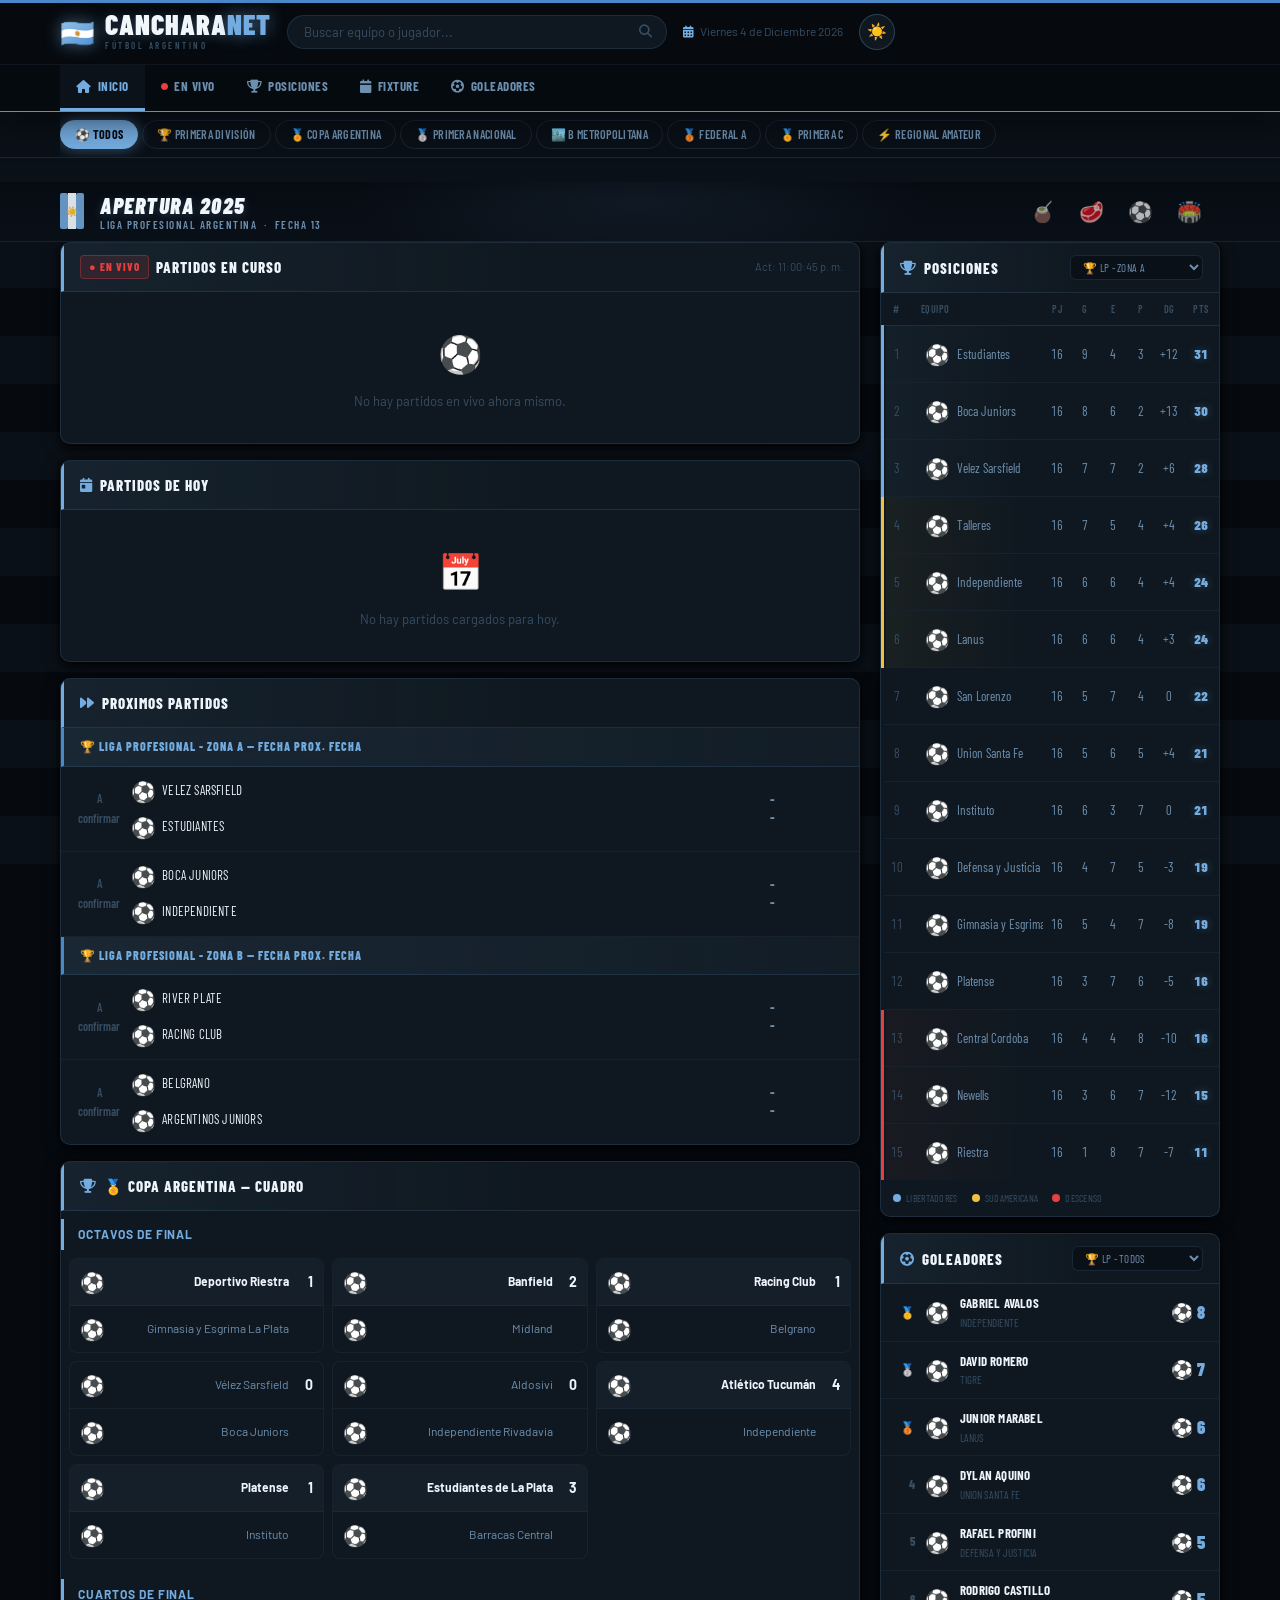
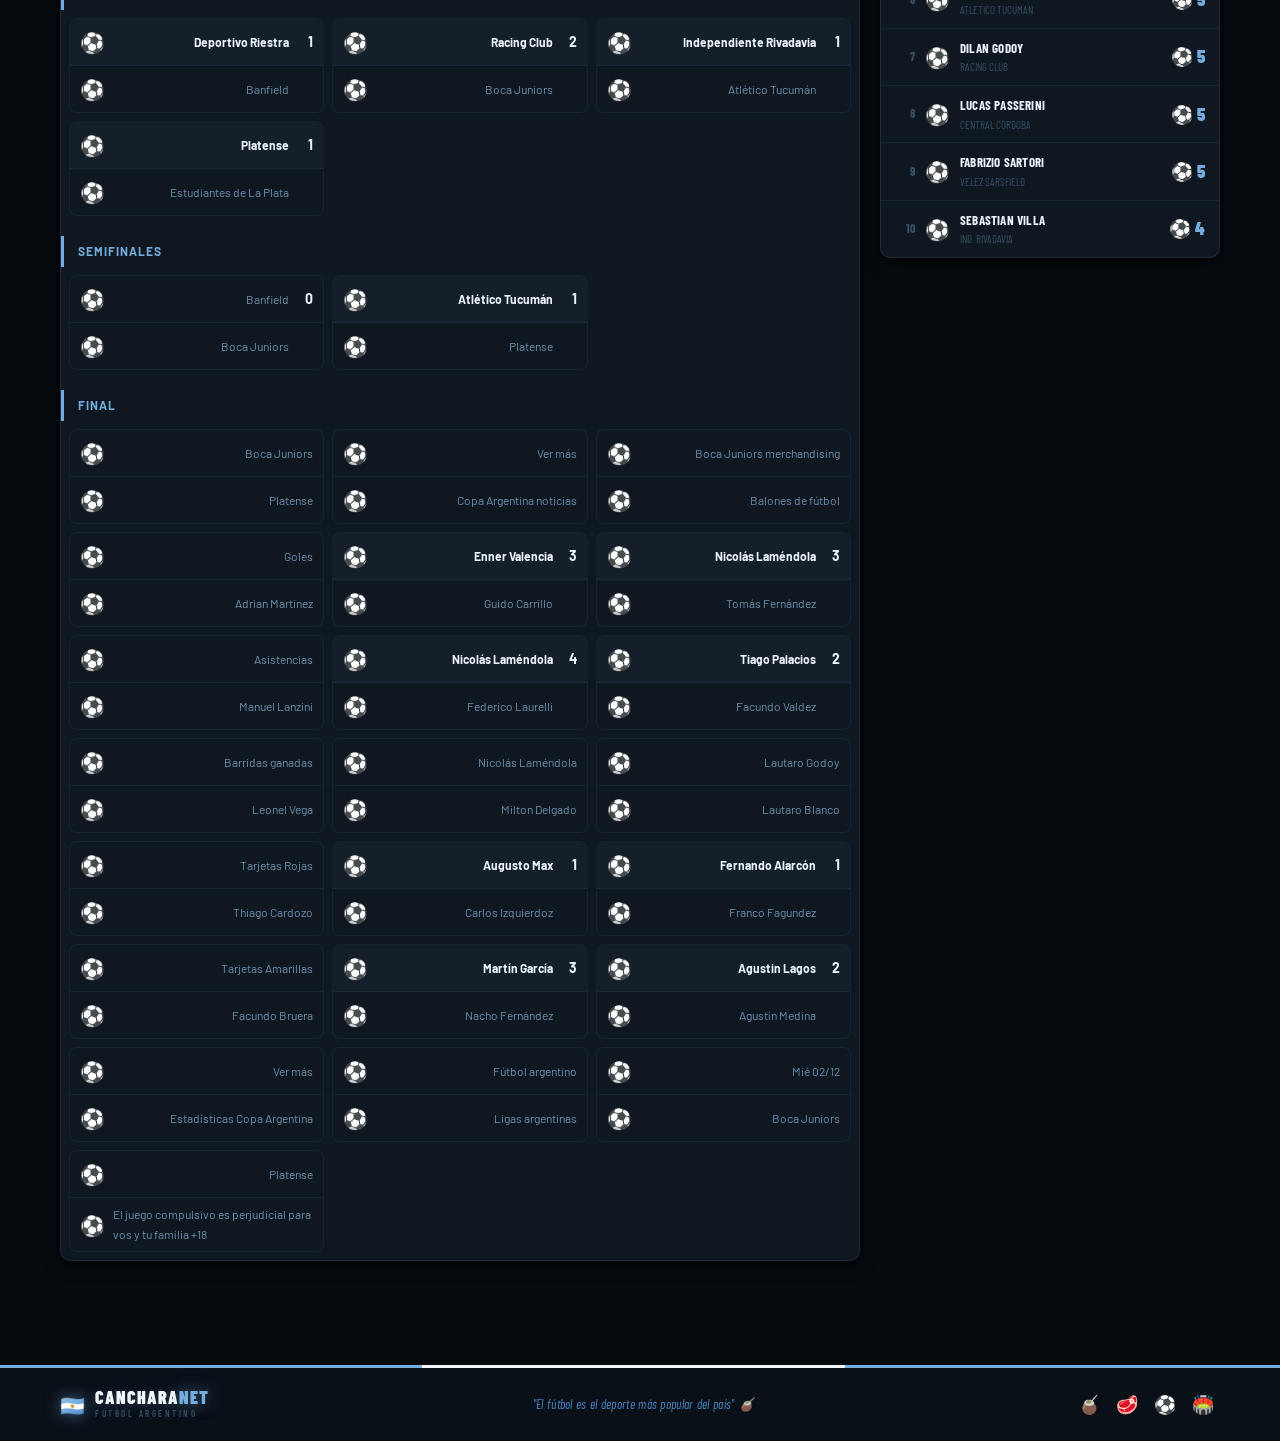
<file: index.html>
<!DOCTYPE html>
<html lang="es">
<head>
  <meta charset="UTF-8" />
  <meta name="viewport" content="width=device-width, initial-scale=1.0"/>
  <title>CancharaNet - Futbol Argentino</title>
  <link rel="preconnect" href="https://fonts.googleapis.com">
  <link rel="preconnect" href="https://fonts.gstatic.com" crossorigin>
  <link href="https://fonts.googleapis.com/css2?family=Barlow+Condensed:wght@400;600;700;800;900&family=Barlow:wght@300;400;500;600;700&display=swap" rel="stylesheet">
  <link rel="stylesheet" href="css/styles.css" />
  <link rel="stylesheet" href="https://cdnjs.cloudflare.com/ajax/libs/font-awesome/6.5.0/css/all.min.css"/>
</head>
<body>

  <header class="header">
    <div class="header-top">
      <div class="container">
        <div class="logo">
          <span class="logo-icon">🇦🇷</span>
          <div>
            <span class="logo-text">Canchara<span class="logo-accent">Net</span></span>
            <span class="logo-sub">Fútbol Argentino</span>
          </div>
        </div>
        <div class="search-bar">
          <input type="text" placeholder="Buscar equipo o jugador..." />
          <button><i class="fas fa-search"></i></button>
        </div>
        <div class="header-date">
          <i class="fas fa-calendar-alt"></i>
          <span id="fecha-actual"></span>
        </div>
        <button class="theme-toggle" id="theme-toggle" title="Cambiar tema">🌙</button>
      </div>
    </div>
    <nav class="navbar">
      <div class="container">
        <ul class="nav-links">
          <li><a href="#" class="active"><i class="fas fa-home"></i> Inicio</a></li>
          <li><a href="#en-vivo"><i class="fas fa-circle live-dot"></i> En Vivo</a></li>
          <li><a href="#posiciones"><i class="fas fa-trophy"></i> Posiciones</a></li>
          <li><a href="#fixture"><i class="fas fa-calendar"></i> Fixture</a></li>
          <li><a href="#goleadores"><i class="fas fa-futbol"></i> Goleadores</a></li>
        </ul>
      </div>
    </nav>
  </header>

  <section class="liga-tabs">
    <div class="container">
      <div class="tabs-scroll">
        <button class="tab-btn active" data-liga="todos">⚽ Todos</button>
        <button class="tab-btn" data-liga="primera">🏆 Primera División</button>
        <button class="tab-btn" data-liga="copa">🏅 Copa Argentina</button>
        <button class="tab-btn" data-liga="nacional">🥈 Primera Nacional</button>
        <button class="tab-btn" data-liga="bmetro">🏙️ B Metropolitana</button>
        <button class="tab-btn" data-liga="federala">🥉 Federal A</button>
        <button class="tab-btn" data-liga="primerac">🏅 Primera C</button>
        <button class="tab-btn" data-liga="regional">⚡ Regional Amateur</button>
      </div>
    </div>
  </section>

  <main class="main-content">
    <!-- HERO BANNER ALBICELESTE -->
    <div class="hero-banner">
      <div class="container">
        <div class="hero-inner">
          <div class="hero-franja-celeste"></div>
          <div class="hero-franja-blanca">
            <span class="hero-sol">☀️</span>
          </div>
          <div class="hero-franja-celeste"></div>
          <div class="hero-text">
            <span class="hero-title">Apertura 2025</span>
            <span class="hero-sub">Liga Profesional Argentina &nbsp;·&nbsp; Fecha 13</span>
          </div>
          <div class="hero-iconos">🧉 🥩 ⚽️ 🏟️</div>
        </div>
      </div>
    </div>
    <div class="container">
      <div class="layout-grid">

        <div class="col-main">

          <section id="en-vivo" class="section">
            <div class="section-header">
              <h2><span class="live-badge">● EN VIVO</span> Partidos en curso</h2>
              <span class="actualizado">Act: <span id="hora-actualizacion"></span></span>
            </div>
            <div id="partidos-vivo" class="partidos-grid"></div>
          </section>

          <section id="fixture" class="section">
            <div class="section-header">
              <h2><i class="fas fa-calendar-day"></i> Partidos de Hoy</h2>
            </div>
            <div id="partidos-hoy" class="partidos-lista"></div>
          </section>

          <section class="section">
            <div class="section-header">
              <h2><i class="fas fa-forward"></i> Proximos Partidos</h2>
            </div>
            <div id="proximos" class="partidos-lista"></div>
          </section>

          <section id="copa-bracket" class="section">
            <div class="section-header">
              <h2><i class="fas fa-trophy"></i> 🏅 Copa Argentina — Cuadro</h2>
            </div>
            <div id="copa-bracket-content"></div>
          </section>

        </div>

        <div class="col-sidebar">

          <section id="posiciones" class="section">
            <div class="section-header">
              <h2 id="titulo-posiciones"><i class="fas fa-trophy"></i> Posiciones</h2>
              <select id="liga-posiciones" class="liga-select">
                <option value="primera_a">🏆 LP - Zona A</option>
                <option value="primera_b">🏆 LP - Zona B</option>
                <option value="primera">📊 LP - Tabla Anual</option>
                <option value="nacional">🥈 Primera Nacional</option>
                <option value="bmetro">🏙️ B Metropolitana</option>
                <option value="federala">🥉 Federal A</option>
                <option value="primerac">🏅 Primera C</option>
                <option value="regional">⚡ Regional Amateur</option>
              </select>
            </div>
            <div id="tabla-posiciones"></div>
          </section>

          <section id="goleadores" class="section">
            <div class="section-header">
              <h2><i class="fas fa-futbol"></i> Goleadores</h2>
              <select id="liga-goleadores" class="liga-select">
                <option value="primera">🏆 LP - Todos</option>
                <option value="primera_a">🏆 LP - Zona A</option>
                <option value="primera_b">🏆 LP - Zona B</option>
                <option value="nacional">🥈 Primera Nacional</option>
                <option value="federala">🥉 Federal A</option>
              </select>
            </div>
            <div id="tabla-goleadores"></div>
          </section>

        </div>
      </div>
    </div>
  </main>

  <footer class="footer">
    <div class="container">
      <div class="footer-inner">
        <div class="logo">
          <span class="logo-icon" style="font-size:20px">🇦🇷</span>
          <div>
            <span class="logo-text" style="font-size:18px">Canchara<span class="logo-accent">Net</span></span>
            <span class="logo-sub">Fútbol Argentino</span>
          </div>
        </div>
        <span class="footer-tagline">"El fútbol es el deporte más popular del país" 🧉</span>
        <span class="footer-icons">🧉 🥩 ⚽ 🏟️</span>
      </div>
    </div>
  </footer>

  <script src="js/data.js?v=20260401j"></script>
  <script src="js/api.js?v=20260401j"></script>
  <script src="js/app.js?v=20260401j"></script>
</body>
</html>
</file>
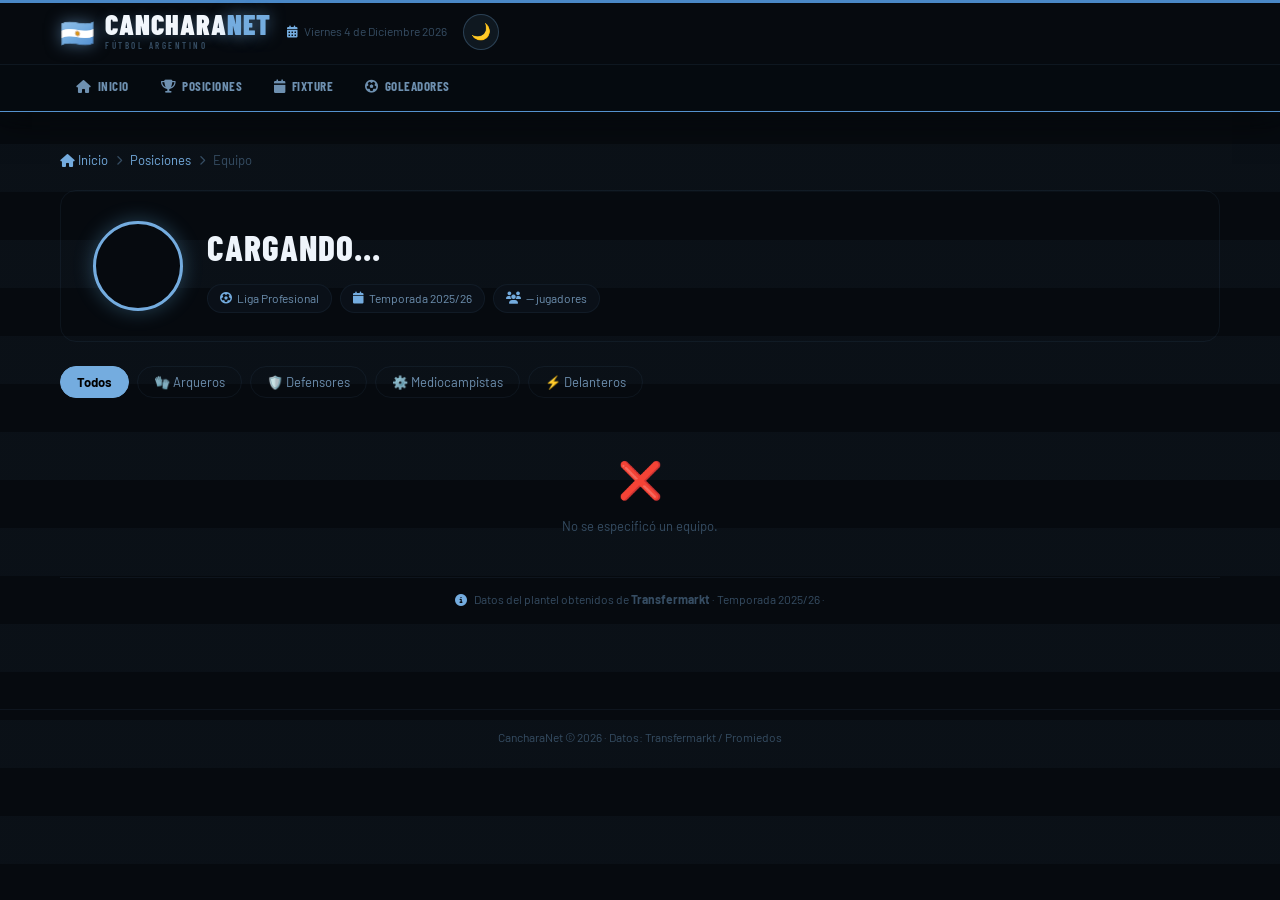
<file: equipo.html>
<!DOCTYPE html>
<html lang="es">
<head>
  <meta charset="UTF-8" />
  <meta name="viewport" content="width=device-width, initial-scale=1.0"/>
  <title id="page-title">Plantel — CancharaNet</title>
  <link rel="preconnect" href="https://fonts.googleapis.com">
  <link rel="preconnect" href="https://fonts.gstatic.com" crossorigin>
  <link href="https://fonts.googleapis.com/css2?family=Barlow+Condensed:wght@400;600;700;800;900&family=Barlow:wght@300;400;500;600;700&display=swap" rel="stylesheet">
  <link rel="stylesheet" href="css/styles.css" />
  <link rel="stylesheet" href="css/equipo.css" />
  <link rel="stylesheet" href="https://cdnjs.cloudflare.com/ajax/libs/font-awesome/6.5.0/css/all.min.css"/>
</head>
<body>

  <header class="header">
    <div class="header-top">
      <div class="container">
        <div class="logo">
          <span class="logo-icon">🇦🇷</span>
          <div>
            <span class="logo-text">Canchara<span class="logo-accent">Net</span></span>
            <span class="logo-sub">Fútbol Argentino</span>
          </div>
        </div>
        <div class="header-date">
          <i class="fas fa-calendar-alt"></i>
          <span id="fecha-actual"></span>
        </div>
        <button class="theme-toggle" id="theme-toggle" title="Cambiar tema">🌙</button>
      </div>
    </div>
    <nav class="navbar">
      <div class="container">
        <ul class="nav-links">
          <li><a href="index.html"><i class="fas fa-home"></i> Inicio</a></li>
          <li><a href="index.html#posiciones"><i class="fas fa-trophy"></i> Posiciones</a></li>
          <li><a href="index.html#fixture"><i class="fas fa-calendar"></i> Fixture</a></li>
          <li><a href="index.html#goleadores"><i class="fas fa-futbol"></i> Goleadores</a></li>
        </ul>
      </div>
    </nav>
  </header>

  <main class="main-content">
    <div class="container">

      <!-- Breadcrumb -->
      <div class="equipo-breadcrumb">
        <a href="index.html"><i class="fas fa-home"></i> Inicio</a>
        <span class="bc-sep"><i class="fas fa-chevron-right"></i></span>
        <a href="index.html#posiciones">Posiciones</a>
        <span class="bc-sep"><i class="fas fa-chevron-right"></i></span>
        <span id="bc-equipo">Equipo</span>
      </div>

      <!-- Header del equipo -->
      <div class="equipo-header" id="equipo-header">
        <div class="equipo-header-bg"></div>
        <div class="equipo-header-content">
          <div class="equipo-escudo-grande" id="equipo-escudo"></div>
          <div class="equipo-info">
            <h1 class="equipo-nombre" id="equipo-nombre">Cargando...</h1>
            <div class="equipo-meta">
              <span class="equipo-tag"><i class="fas fa-futbol"></i> Liga Profesional</span>
              <span class="equipo-tag" id="equipo-temporada"><i class="fas fa-calendar"></i> Temporada 2025/26</span>
              <span class="equipo-tag" id="equipo-total-jugadores"><i class="fas fa-users"></i> — jugadores</span>
            </div>
          </div>
        </div>
      </div>

      <!-- Filtros de posición -->
      <div class="plantel-filtros">
        <button class="filtro-btn active" data-pos="todos">Todos</button>
        <button class="filtro-btn" data-pos="PO">🧤 Arqueros</button>
        <button class="filtro-btn" data-pos="DEF">🛡️ Defensores</button>
        <button class="filtro-btn" data-pos="MED">⚙️ Mediocampistas</button>
        <button class="filtro-btn" data-pos="DEL">⚡ Delanteros</button>
      </div>

      <!-- Tabla plantel -->
      <div class="plantel-container" id="plantel-container">
        <div class="spinner-wrap"><div class="spinner"></div><p>Cargando plantel...</p></div>
      </div>

      <!-- Nota fuente -->
      <div class="plantel-fuente">
        <i class="fas fa-info-circle"></i>
        Datos del plantel obtenidos de <strong>Transfermarkt</strong> · Temporada 2025/26 ·
        <span id="plantel-actualizado"></span>
      </div>

    </div>
  </main>

  <footer style="text-align:center;padding:18px;color:var(--text-muted);font-size:12px;margin-top:40px;border-top:1px solid var(--border);">
    CancharaNet &copy; 2026 · Datos: Transfermarkt / Promiedos
  </footer>

  <script src="js/data.js?v=20260401k"></script>
  <script src="js/api.js?v=20260401k"></script>
  <script src="js/equipo.js?v=20260401k"></script>
</body>
</html>
</file>
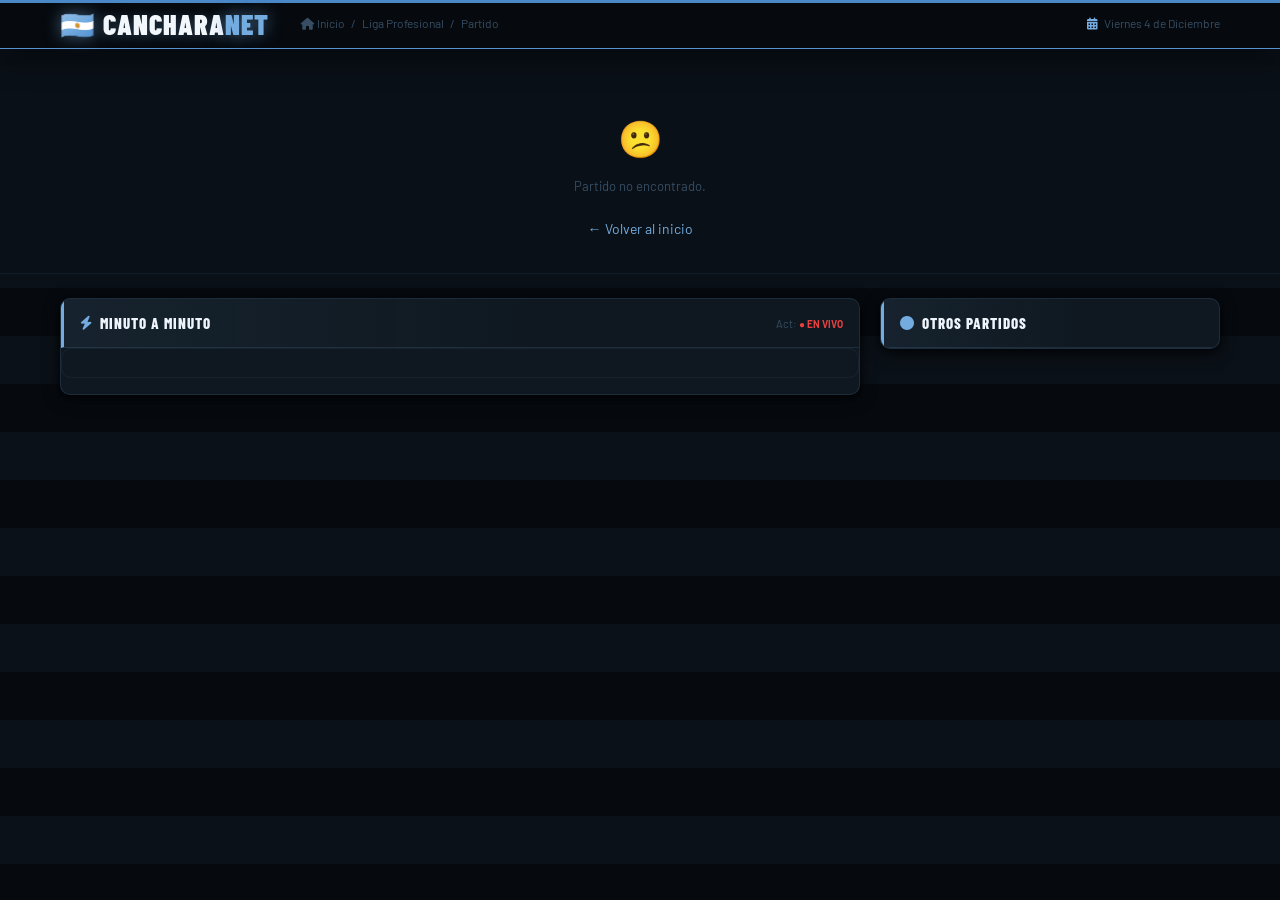
<file: partido.html>
<!DOCTYPE html>
<html lang="es">
<head>
  <meta charset="UTF-8"/>
  <meta name="viewport" content="width=device-width, initial-scale=1.0"/>
  <title>CancharaNet - Minuto a Minuto</title>
  <link rel="preconnect" href="https://fonts.googleapis.com">
  <link rel="preconnect" href="https://fonts.gstatic.com" crossorigin>
  <link href="https://fonts.googleapis.com/css2?family=Barlow+Condensed:wght@400;600;700;800;900&family=Barlow:wght@300;400;500;600;700&display=swap" rel="stylesheet">
  <link rel="stylesheet" href="css/styles.css"/>
  <link rel="stylesheet" href="css/partido.css"/>
  <link rel="stylesheet" href="https://cdnjs.cloudflare.com/ajax/libs/font-awesome/6.5.0/css/all.min.css"/>
</head>
<body>

  <header class="header">
    <div class="header-top">
      <div class="container">
        <div class="logo">
          <a href="index.html" style="display:flex;align-items:center;gap:8px;text-decoration:none;">
            <span class="logo-icon">🇦🇷</span>
            <span class="logo-text">Canchara<span class="logo-accent">Net</span></span>
          </a>
        </div>
        <div class="breadcrumb">
          <a href="index.html"><i class="fas fa-home"></i> Inicio</a>
          <span> / </span>
          <span id="breadcrumb-liga">Liga Profesional</span>
          <span> / </span>
          <span id="breadcrumb-partido">Partido</span>
        </div>
        <div class="header-date">
          <i class="fas fa-calendar-alt"></i>
          <span id="fecha-actual"></span>
        </div>
      </div>
    </div>
  </header>

  <section class="partido-hero" id="partido-hero">
    <div class="container">

      <div class="partido-liga-info">
        <span id="hero-liga-emoji">🏆</span>
        <span id="hero-liga-nombre">Liga Profesional</span>
        <span class="separador">|</span>
        <span id="hero-estadio">Estadio</span>
      </div>

      <div class="marcador-hero">
        <div class="equipo-hero" id="equipo-local">
          <div class="equipo-hero-escudo" id="escudo-local">⚽</div>
          <div class="equipo-hero-nombre" id="nombre-local">Local</div>
        </div>
        <div class="marcador-hero-centro">
          <div class="marcador-hero-goles" id="marcador-goles">- : -</div>
          <div class="marcador-hero-estado" id="estado-partido">
            <span class="live-badge-hero">● EN VIVO</span>
            <span id="minuto-actual"></span>
          </div>
          <div class="marcador-hero-ht" id="medio-tiempo"></div>
        </div>
        <div class="equipo-hero" id="equipo-visitante">
          <div class="equipo-hero-escudo" id="escudo-visitante">⚽</div>
          <div class="equipo-hero-nombre" id="nombre-visitante">Visitante</div>
        </div>
      </div>

      <div class="progreso-partido">
        <span class="progreso-label">0'</span>
        <div class="progreso-barra">
          <div class="progreso-fill" id="progreso-fill" style="width:0%"></div>
        </div>
        <span class="progreso-label">90'</span>
      </div>

      <div class="partido-tabs">
        <button class="partido-tab active" data-tab="eventos">⚡ Eventos</button>
        <button class="partido-tab" data-tab="estadisticas">📊 Estadisticas</button>
        <button class="partido-tab" data-tab="alineaciones">👥 Alineaciones</button>
        <button class="partido-tab" data-tab="h2h">📋 Historial</button>
      </div>

    </div>
  </section>

  <main class="main-content">
    <div class="container">
      <div class="layout-grid">

        <div class="col-main">

          <div id="tab-eventos" class="tab-content active">
            <div class="section">
              <div class="section-header">
                <h2><i class="fas fa-bolt"></i> Minuto a Minuto</h2>
                <div class="live-controls">
                  <span class="actualizado">Act: <span id="hora-eventos"></span></span>
                  <span class="badge-vivo" id="badge-vivo-eventos">● EN VIVO</span>
                </div>
              </div>
              <div class="goles-resumen" id="goles-resumen"></div>
              <div class="timeline" id="timeline-eventos"></div>
            </div>
          </div>

          <div id="tab-estadisticas" class="tab-content">
            <div class="section">
              <div class="section-header">
                <h2><i class="fas fa-chart-bar"></i> Estadisticas</h2>
              </div>
              <div id="estadisticas-partido" class="estadisticas-grid"></div>
            </div>
          </div>

          <div id="tab-alineaciones" class="tab-content">
            <div class="section">
              <div class="section-header">
                <h2><i class="fas fa-users"></i> Alineaciones</h2>
              </div>
              <div id="alineaciones-partido" class="alineaciones-grid"></div>
            </div>
          </div>

          <div id="tab-h2h" class="tab-content">
            <div class="section">
              <div class="section-header">
                <h2><i class="fas fa-history"></i> Historial de Enfrentamientos</h2>
              </div>
              <div id="h2h-partido"></div>
            </div>
          </div>

        </div>

        <div class="col-sidebar">
          <div class="section">
            <div class="section-header">
              <h2><i class="fas fa-circle live-dot"></i> Otros Partidos</h2>
            </div>
            <div id="sidebar-vivo"></div>
          </div>
        </div>

      </div>
    </div>
  </main>

  <script src="js/data.js?v=20260401"></script>
  <script src="js/api.js?v=20260401"></script>
  <script src="js/partido.js?v=20260401"></script>
</body>
</html>
</file>
<file: css/styles.css>
/* ============================================
   CANCHARANET - FUTBOL ARGENTINO
   Diseño: Albiceleste, AFA, Mate, Asado
   Paleta: Celeste #74ACDF + Blanco + Noche
   ============================================ */

@import url('https://fonts.googleapis.com/css2?family=Barlow+Condensed:ital,wght@0,400;0,600;0,700;0,800;0,900;1,700;1,900&family=Barlow:wght@300;400;500;600;700&display=swap');

* { margin: 0; padding: 0; box-sizing: border-box; }

:root {
  /* Fondo — noche de cancha */
  --bg-primary:    #060a0f;
  --bg-secondary:  #0a1018;
  --bg-card:       #0f1820;
  --bg-hover:      #141f2a;

  /* Celeste AFA — el color de la camiseta */
  --celeste:       #74ACDF;
  --celeste-light: #9dc8f0;
  --celeste-dark:  #4a88c7;
  --celeste-dim:   rgba(116,172,223,0.10);
  --celeste-glow:  rgba(116,172,223,0.30);
  --celeste-stripe:rgba(116,172,223,0.04);

  /* Blanco albiceleste */
  --blanco:        #f2f7fc;

  /* Dorado sol de mayo */
  --dorado:        #f0c040;
  --dorado-dim:    rgba(240,192,64,0.12);

  /* Verde cancha */
  --verde-cancha:  #2d6a4f;
  --verde-dim:     rgba(45,106,79,0.15);

  /* Rojo vivo */
  --live-color:    #e84040;
  --live-dim:      rgba(232,64,64,0.12);

  /* Textos */
  --text-primary:  #eef4fb;
  --text-secondary:#6e90b0;
  --text-muted:    #364d63;

  /* Bordes */
  --border:        rgba(116,172,223,0.07);
  --border-md:     rgba(116,172,223,0.14);
  --border-strong: rgba(116,172,223,0.28);

  /* Zonas tabla */
  --zona-champions: #74ACDF;
  --zona-europa:    #f0c040;
  --zona-promo:     #4caf50;
  --zona-descenso:  #e84040;

  --shadow:     0 4px 16px rgba(0,0,0,0.7), 0 1px 4px rgba(0,0,0,0.5);
  --shadow-glow:0 0 24px rgba(116,172,223,0.18);
  --radius:     10px;
  --radius-sm:  6px;
}

body {
  background-color: var(--bg-primary);
  color: var(--text-primary);
  font-family: 'Barlow', 'Segoe UI', sans-serif;
  font-size: 14px;
  line-height: 1.6;
  -webkit-font-smoothing: antialiased;
  transition: background-color 0.25s, color 0.25s;
  /* Franjas albiceleste sutiles — como la camiseta de la selección */
  background-image:
    repeating-linear-gradient(
      180deg,
      transparent 0px,
      transparent 48px,
      var(--celeste-stripe) 48px,
      var(--celeste-stripe) 96px
    );
  background-attachment: fixed;
}

/* ============================================
   MODO CLARO — body[data-theme="light"]
   ============================================ */
body[data-theme="light"] {
  --bg-primary:    #f0f4f8;
  --bg-secondary:  #e4eaf2;
  --bg-card:       #ffffff;
  --bg-hover:      #edf2f8;

  --celeste-dim:   rgba(74,136,199,0.10);
  --celeste-glow:  rgba(74,136,199,0.25);
  --celeste-stripe:rgba(74,136,199,0.04);

  --text-primary:  #0d1a28;
  --text-secondary:#3a5a7a;
  --text-muted:    #7a96b0;

  --border:        rgba(74,136,199,0.12);
  --border-md:     rgba(74,136,199,0.22);
  --border-strong: rgba(74,136,199,0.40);

  --shadow: 0 2px 10px rgba(0,0,0,0.10), 0 1px 3px rgba(0,0,0,0.07);
  --live-dim: rgba(232,64,64,0.08);
  --dorado-dim: rgba(200,150,0,0.10);
}

a { color: inherit; text-decoration: none; }
a:hover { color: var(--celeste); }

/* Transición suave en cambio de tema */
*, *::before, *::after {
  transition: background-color 0.20s, border-color 0.20s, color 0.10s, box-shadow 0.20s;
}

.container { max-width: 1200px; margin: 0 auto; padding: 0 20px; }

/* ============================================
   HEADER — Albiceleste
   ============================================ */

/* Franja superior estilo bandera Argentina */
.header {
  position: sticky;
  top: 0;
  z-index: 100;
  /* Franja de bandera: celeste-blanco-celeste */
  background:
    linear-gradient(180deg,
      var(--celeste-dark)  0px,
      var(--celeste-dark)  3px,
      var(--bg-primary)    3px,
      var(--bg-primary)    100%
    );
  border-bottom: 1px solid var(--border-strong);
  box-shadow: 0 4px 32px rgba(0,0,0,0.8), 0 0 20px rgba(116,172,223,0.08);
}

.header-top .container {
  display: flex;
  align-items: center;
  gap: 16px;
  padding: 10px 20px;
}

.logo {
  display: flex;
  align-items: center;
  gap: 10px;
  white-space: nowrap;
  text-decoration: none;
}
.logo-icon {
  font-size: 28px;
  line-height: 1;
  filter: drop-shadow(0 0 8px rgba(116,172,223,0.5));
}
.logo-text {
  font-family: 'Barlow Condensed', sans-serif;
  font-size: 28px;
  font-weight: 900;
  letter-spacing: 1px;
  color: var(--blanco);
  text-transform: uppercase;
  text-shadow: 0 2px 12px rgba(116,172,223,0.3);
  line-height: 1;
}
.logo-accent {
  color: var(--celeste);
  text-shadow: 0 0 16px rgba(116,172,223,0.6);
}
.logo-sub {
  font-family: 'Barlow Condensed', sans-serif;
  font-size: 9px;
  font-weight: 600;
  letter-spacing: 2.5px;
  color: var(--text-muted);
  text-transform: uppercase;
  display: block;
  margin-top: -2px;
}

.search-bar {
  display: flex;
  flex: 1;
  max-width: 380px;
  background: var(--bg-card);
  border: 1px solid var(--border-md);
  border-radius: 100px;
  overflow: hidden;
  transition: border-color 0.15s, box-shadow 0.15s;
}
.search-bar:focus-within {
  border-color: var(--celeste);
  box-shadow: 0 0 0 3px var(--celeste-dim);
}
.search-bar input {
  flex: 1;
  background: none;
  border: none;
  outline: none;
  padding: 8px 16px;
  color: var(--text-primary);
  font-size: 13px;
  font-family: 'Barlow', sans-serif;
}
.search-bar input::placeholder { color: var(--text-muted); }
.search-bar button {
  background: none;
  border: none;
  padding: 8px 14px;
  color: var(--text-muted);
  cursor: pointer;
  transition: color 0.15s;
}
.search-bar button:hover { color: var(--celeste); }

.header-date {
  display: flex;
  align-items: center;
  gap: 6px;
  color: var(--text-muted);
  font-size: 12px;
  white-space: nowrap;
}
.header-date i { color: var(--celeste); }

/* ============================================
   NAVBAR
   ============================================ */
.navbar {
  background: rgba(6,10,15,0.95);
  border-top: 1px solid rgba(116,172,223,0.08);
}
.navbar .container { padding: 0 20px; }
.nav-links {
  display: flex;
  list-style: none;
  gap: 0;
  overflow-x: auto;
  scrollbar-width: none;
}
.nav-links::-webkit-scrollbar { display: none; }
.nav-links li a {
  display: flex;
  align-items: center;
  gap: 6px;
  padding: 11px 16px;
  font-family: 'Barlow Condensed', sans-serif;
  font-size: 13px;
  font-weight: 700;
  letter-spacing: 0.5px;
  color: var(--text-secondary);
  border-bottom: 3px solid transparent;
  transition: color 0.15s, border-color 0.15s, background 0.15s;
  text-transform: uppercase;
  white-space: nowrap;
}
.nav-links li a:hover {
  color: var(--celeste-light);
  background: rgba(116,172,223,0.04);
  border-bottom-color: rgba(116,172,223,0.3);
}
.nav-links li a.active {
  color: var(--celeste);
  border-bottom-color: var(--celeste);
  background: rgba(116,172,223,0.05);
}
.live-dot {
  color: var(--live-color);
  font-size: 7px;
  animation: pulse 1.2s infinite;
  vertical-align: middle;
}

/* ============================================
   LIGA TABS
   ============================================ */
.liga-tabs {
  background: linear-gradient(180deg, rgba(10,16,24,0.98) 0%, var(--bg-secondary) 100%);
  border-bottom: 1px solid var(--border-md);
  position: sticky;
  top: 92px;
  z-index: 90;
}
.tabs-scroll {
  display: flex;
  gap: 4px;
  padding: 8px 0;
  overflow-x: auto;
  scrollbar-width: none;
}
.tabs-scroll::-webkit-scrollbar { display: none; }

.tab-btn {
  flex-shrink: 0;
  background: transparent;
  border: 1px solid var(--border-md);
  border-radius: 100px;
  padding: 6px 14px;
  color: var(--text-secondary);
  font-size: 12px;
  font-weight: 600;
  cursor: pointer;
  transition: all 0.15s;
  white-space: nowrap;
  font-family: 'Barlow Condensed', sans-serif;
  letter-spacing: 0.3px;
  text-transform: uppercase;
}
.tab-btn:hover {
  color: var(--celeste);
  border-color: var(--celeste);
  background: var(--celeste-dim);
}
.tab-btn.active {
  background: var(--celeste);
  border-color: var(--celeste);
  color: #060a10;
  font-weight: 700;
  box-shadow: 0 0 12px var(--celeste-glow);
}

/* ============================================
   LAYOUT
   ============================================ */
.main-content { padding: 24px 0 48px; }
.layout-grid {
  display: grid;
  grid-template-columns: 1fr 340px;
  gap: 20px;
  align-items: start;
}
@media (max-width: 900px) {
  .layout-grid { grid-template-columns: 1fr; }
}

/* ============================================
   SECTIONS
   ============================================ */
.section {
  background: var(--bg-card);
  border: 1px solid var(--border-md);
  border-radius: var(--radius);
  overflow: hidden;
  margin-bottom: 16px;
  box-shadow: var(--shadow);
  transition: border-color 0.2s;
}
.section:hover {
  border-color: rgba(116,172,223,0.22);
}
.section-header {
  display: flex;
  align-items: center;
  justify-content: space-between;
  padding: 12px 16px;
  border-bottom: 1px solid var(--border-md);
  border-left: 3px solid var(--celeste);
  background: linear-gradient(90deg, rgba(116,172,223,0.07) 0%, transparent 60%);
}
.section-header h2 {
  font-family: 'Barlow Condensed', sans-serif;
  font-size: 15px;
  font-weight: 800;
  text-transform: uppercase;
  letter-spacing: 1px;
  color: var(--text-primary);
  display: flex;
  align-items: center;
  gap: 7px;
}
.section-header h2 i { color: var(--celeste); font-size: 14px; }
.actualizado { font-size: 11px; color: var(--text-muted); }

.live-badge {
  display: inline-flex;
  align-items: center;
  gap: 5px;
  background: var(--live-dim);
  color: var(--live-color);
  border: 1px solid rgba(232,64,64,0.35);
  border-radius: 4px;
  padding: 2px 8px;
  font-size: 11px;
  font-weight: 800;
  letter-spacing: 1px;
  animation: pulse 1.4s infinite;
  font-family: 'Barlow Condensed', sans-serif;
}

/* ============================================
   SELECT LIGA
   ============================================ */
.liga-select {
  background: var(--bg-secondary);
  border: 1px solid var(--border-md);
  border-radius: var(--radius-sm);
  color: var(--text-secondary);
  font-size: 11px;
  padding: 4px 8px;
  cursor: pointer;
  outline: none;
  font-family: 'Barlow Condensed', sans-serif;
  text-transform: uppercase;
  letter-spacing: 0.3px;
}
.liga-select:focus { border-color: var(--celeste); color: var(--celeste); }

/* ============================================
   PARTIDO CARD (EN VIVO)
   ============================================ */
.partidos-grid {
  display: flex;
  flex-direction: column;
  gap: 0;
}
.partido-card {
  padding: 14px 16px;
  border-bottom: 1px solid var(--border);
  cursor: pointer;
  transition: background 0.12s;
}
.partido-card:last-child { border-bottom: none; }
.partido-card:hover { background: var(--bg-hover); }
.partido-card.vivo {
  border-left: 3px solid var(--live-color);
  background: linear-gradient(90deg, var(--live-dim) 0%, transparent 30%);
}
.partido-card.vivo:hover { background: linear-gradient(90deg, rgba(229,57,53,0.18) 0%, var(--bg-hover) 30%); }

.card-liga {
  display: flex;
  justify-content: space-between;
  align-items: center;
  margin-bottom: 10px;
  font-size: 11px;
  color: var(--text-muted);
  font-family: 'Barlow Condensed', sans-serif;
  text-transform: uppercase;
  letter-spacing: 0.5px;
}
.badge-vivo {
  color: var(--live-color);
  font-weight: 700;
  font-size: 10px;
  animation: pulse 1.5s infinite;
}

.card-marcador {
  display: flex;
  align-items: center;
  gap: 12px;
}
.equipo {
  flex: 1;
  display: flex;
  align-items: center;
  gap: 8px;
}
.equipo:last-child { justify-content: flex-end; flex-direction: row-reverse; }
.equipo-escudo { width: 40px; height: 40px; display: flex; align-items: center; justify-content: center; flex-shrink: 0; }
.equipo-nombre {
  font-size: 14px;
  font-weight: 600;
  font-family: 'Barlow Condensed', sans-serif;
  text-transform: uppercase;
  letter-spacing: 0.3px;
}
.marcador-centro { text-align: center; flex-shrink: 0; }
.marcador-goles {
  font-family: 'Barlow Condensed', sans-serif;
  font-size: 28px;
  font-weight: 900;
  letter-spacing: 2px;
  color: var(--text-primary);
  line-height: 1;
}
.marcador-minuto {
  font-size: 11px;
  color: var(--live-color);
  font-weight: 700;
  margin-top: 2px;
}
.card-eventos { margin-top: 8px; }
.evento-mini { font-size: 11px; color: var(--text-muted); }

/* ============================================
   LISTA DE PARTIDOS (HOY / PROXIMOS)
   ============================================ */
.partidos-lista { display: flex; flex-direction: column; }
.lista-grupo { border-bottom: 1px solid var(--border); }
.lista-grupo:last-child { border-bottom: none; }

.grupo-header {
  padding: 9px 16px;
  font-size: 12px;
  font-weight: 800;
  color: var(--celeste);
  background: linear-gradient(90deg, rgba(116,172,223,0.10) 0%, rgba(116,172,223,0.03) 100%);
  text-transform: uppercase;
  letter-spacing: 1px;
  font-family: 'Barlow Condensed', sans-serif;
  border-bottom: 1px solid var(--border-md);
  border-left: 3px solid var(--celeste-dark);
}

.lista-item {
  display: flex;
  align-items: center;
  padding: 8px 16px;
  gap: 10px;
  cursor: pointer;
  transition: background 0.1s;
  border-bottom: 1px solid var(--border);
}
.lista-item:last-child { border-bottom: none; }
.lista-item:hover { background: var(--bg-hover); }

/* Separador de día en próximos partidos */
.proximo-dia-sep {
  padding: 6px 16px 5px;
  font-size: 11px;
  font-weight: 800;
  color: var(--celeste-dark);
  background: linear-gradient(90deg, rgba(116,172,223,0.08) 0%, transparent 80%);
  border-bottom: 1px solid var(--border);
  border-left: 2px solid var(--celeste-dark);
  text-transform: uppercase;
  letter-spacing: 1px;
  font-family: 'Barlow Condensed', sans-serif;
}
.item-hora {
  width: 44px;
  font-size: 12px;
  color: var(--text-muted);
  text-align: center;
  font-weight: 600;
  flex-shrink: 0;
  font-family: 'Barlow Condensed', sans-serif;
}
.item-hora.vivo { color: var(--live-color); }

.item-equipos {
  flex: 1;
  display: flex;
  flex-direction: column;
  gap: 4px;
}
.item-equipo {
  display: flex;
  align-items: center;
  gap: 6px;
  font-size: 13px;
  font-family: 'Barlow Condensed', sans-serif;
  text-transform: uppercase;
  letter-spacing: 0.2px;
}

.item-marcador {
  display: flex;
  flex-direction: column;
  align-items: center;
  gap: 4px;
  width: 22px;
}
.gol-num {
  font-size: 14px;
  font-weight: 700;
  color: var(--text-secondary);
  font-family: 'Barlow Condensed', sans-serif;
  line-height: 1;
}
.gol-ganador { color: var(--text-primary); }

.item-estado {
  width: 50px;
  font-size: 10px;
  text-align: right;
  color: var(--text-muted);
  font-weight: 600;
  text-transform: uppercase;
  font-family: 'Barlow Condensed', sans-serif;
}
.item-estado.vivo { color: var(--live-color); }

/* ============================================
   ESCUDOS
   ============================================ */
.escudo-img {
  width: 32px;
  height: 32px;
  object-fit: contain;
  flex-shrink: 0;
  background: #fff;
  border-radius: 50%;
  padding: 3px;
  box-shadow: 0 1px 4px rgba(0,0,0,0.5);
}
.escudo-img-sm {
  width: 22px;
  height: 22px;
  object-fit: contain;
  flex-shrink: 0;
  background: #fff;
  border-radius: 50%;
  padding: 2px;
  box-shadow: 0 1px 3px rgba(0,0,0,0.4);
}
.escudo-emoji { font-size: 20px; }

/* ============================================
   TABLA DE POSICIONES
   ============================================ */
.tabla-pos {
  width: 100%;
  border-collapse: collapse;
  font-size: 12px;
  table-layout: fixed;
}
.tabla-pos colgroup col:nth-child(1) { width: 28px; }
.tabla-pos colgroup col:nth-child(2) { width: auto; }
.tabla-pos colgroup col:nth-child(3),
.tabla-pos colgroup col:nth-child(4),
.tabla-pos colgroup col:nth-child(5),
.tabla-pos colgroup col:nth-child(6),
.tabla-pos colgroup col:nth-child(7) { width: 28px; }
.tabla-pos colgroup col:nth-child(8) { width: 36px; }

.tabla-pos thead th {
  padding: 8px 4px;
  text-align: center;
  color: var(--text-muted);
  font-weight: 600;
  font-size: 10px;
  border-bottom: 1px solid var(--border-md);
  letter-spacing: 0.5px;
  text-transform: uppercase;
  font-family: 'Barlow Condensed', sans-serif;
  white-space: nowrap;
}
.tabla-pos thead th:nth-child(2) { text-align: left; padding-left: 10px; }

.tabla-pos tbody tr {
  border-bottom: 1px solid var(--border);
  transition: background 0.1s;
  cursor: pointer;
}
.tabla-pos tbody tr:last-child { border-bottom: none; }
.tabla-pos tbody tr:hover { background: var(--bg-hover); }

.tabla-pos tbody td {
  padding: 7px 4px;
  text-align: center;
  color: var(--text-secondary);
  font-variant-numeric: tabular-nums;
  white-space: nowrap;
  overflow: hidden;
  text-overflow: ellipsis;
  font-family: 'Barlow Condensed', sans-serif;
  font-size: 13px;
}
.tabla-pos tbody td:nth-child(2) {
  text-align: left;
  padding-left: 6px;
}

/* Link de equipo en tabla de posiciones */
.equipo-link-tabla {
  text-decoration: none;
  color: inherit;
  border-radius: 6px;
  transition: background .15s;
}
.equipo-link-tabla:hover {
  background: rgba(108,197,247,.08);
}
.equipo-link-tabla:hover .equipo-nombre-tabla {
  color: var(--celeste);
  text-decoration: underline;
}

.pos-puntos {
  font-weight: 900;
  color: var(--celeste) !important;
  font-size: 17px;
  text-shadow: 0 0 8px rgba(116,172,223,0.35);
}

.pos-zona { border-left: 3px solid transparent !important; }
.pos-zona.champions  {
  border-left-color: var(--zona-champions) !important;
  background: linear-gradient(90deg, rgba(116,172,223,0.05) 0%, transparent 40%) !important;
}
.pos-zona.europa     {
  border-left-color: var(--zona-europa) !important;
  background: linear-gradient(90deg, rgba(240,192,64,0.05) 0%, transparent 40%) !important;
}
.pos-zona.promotion  {
  border-left-color: var(--zona-promo) !important;
  background: linear-gradient(90deg, rgba(76,175,80,0.05) 0%, transparent 40%) !important;
}
.pos-zona.descenso   {
  border-left-color: var(--zona-descenso) !important;
  background: linear-gradient(90deg, rgba(232,64,64,0.05) 0%, transparent 40%) !important;
}

.tabla-leyenda {
  display: flex;
  gap: 14px;
  padding: 10px 12px;
  font-size: 10px;
  color: var(--text-muted);
  flex-wrap: wrap;
  font-family: 'Barlow Condensed', sans-serif;
  text-transform: uppercase;
  letter-spacing: 0.3px;
}
.leyenda-item { display: flex; align-items: center; gap: 5px; }
.leyenda-dot {
  width: 8px;
  height: 8px;
  border-radius: 50%;
  flex-shrink: 0;
}

/* ============================================
   GOLEADORES
   ============================================ */
.goleador-item {
  display: flex;
  align-items: center;
  gap: 10px;
  padding: 9px 14px;
  border-bottom: 1px solid var(--border);
  transition: background 0.1s;
  cursor: pointer;
}
.goleador-item:last-child { border-bottom: none; }
.goleador-item:hover { background: var(--bg-hover); }

.goleador-rank {
  width: 20px;
  font-size: 12px;
  font-weight: 800;
  color: var(--text-muted);
  text-align: right;
  font-family: 'Barlow Condensed', sans-serif;
  flex-shrink: 0;
}
.goleador-rank-top {
  color: var(--dorado);
}
.goleador-info { flex: 1; min-width: 0; }
.goleador-nombre {
  font-size: 13px;
  font-weight: 700;
  color: var(--text-primary);
  white-space: nowrap;
  overflow: hidden;
  text-overflow: ellipsis;
  font-family: 'Barlow Condensed', sans-serif;
  text-transform: uppercase;
  letter-spacing: 0.2px;
}
.goleador-equipo {
  font-size: 11px;
  color: var(--text-muted);
  font-family: 'Barlow Condensed', sans-serif;
  text-transform: uppercase;
}
.goleador-goles {
  font-family: 'Barlow Condensed', sans-serif;
  font-size: 18px;
  font-weight: 900;
  color: var(--celeste);
}

/* ============================================
   BRACKET COPA ARGENTINA
   ============================================ */
.copa-bracket {
  display: flex;
  flex-direction: column;
  gap: 20px;
  padding: 8px 0;
}
.copa-ronda-titulo {
  font-size: 12px;
  font-weight: 700;
  text-transform: uppercase;
  letter-spacing: 0.08em;
  color: var(--celeste);
  padding: 6px 14px;
  border-left: 3px solid var(--celeste);
  margin-bottom: 8px;
}
.copa-cruces {
  display: grid;
  grid-template-columns: repeat(auto-fill, minmax(220px, 1fr));
  gap: 8px;
  padding: 0 8px;
}
.copa-cruce {
  background: var(--bg-card);
  border: 1px solid var(--border);
  border-radius: 8px;
  overflow: hidden;
}
.cruce-equipo {
  display: flex;
  align-items: center;
  gap: 8px;
  padding: 7px 10px;
  font-size: 12px;
  color: var(--text-secondary);
  border-bottom: 1px solid var(--border);
}
.cruce-equipo:last-child { border-bottom: none; }
.cruce-equipo.ganador {
  color: var(--text-primary);
  font-weight: 700;
  background: var(--bg-hover);
}
.cruce-equipo span:first-of-type { flex: 1; }
.cruce-gol {
  font-size: 14px;
  font-weight: 700;
  color: var(--text-primary);
  min-width: 16px;
  text-align: right;
}

/* ============================================
   SPINNER
   ============================================ */
@keyframes spin { to { transform: rotate(360deg); } }
@keyframes pulse {
  0%, 100% { opacity: 1; }
  50% { opacity: 0.3; }
}
.spinner {
  width: 16px;
  height: 16px;
  border: 2px solid var(--border-md);
  border-top-color: var(--celeste);
  border-radius: 50%;
  animation: spin 0.7s linear infinite;
  flex-shrink: 0;
}

/* ============================================
   FOOTER
   ============================================ */
.footer {
  background: var(--bg-secondary);
  border-top: 3px solid transparent;
  background-clip: padding-box;
  position: relative;
  padding: 20px 0;
  margin-top: 40px;
}
.footer::before {
  content: '';
  position: absolute;
  top: -3px; left: 0; right: 0;
  height: 3px;
  /* Franja: celeste-blanco-celeste, como la bandera */
  background: linear-gradient(90deg,
    var(--celeste) 0%, var(--celeste) 33%,
    var(--blanco)  33%, var(--blanco)  66%,
    var(--celeste) 66%, var(--celeste) 100%
  );
}
.footer-inner {
  display: flex;
  align-items: center;
  justify-content: space-between;
  font-size: 12px;
  color: var(--text-muted);
  gap: 12px;
  flex-wrap: wrap;
}
.footer-inner .logo-text { font-size: 18px; }
.footer-icons { font-size: 18px; letter-spacing: 6px; }
.footer-tagline {
  font-family: 'Barlow Condensed', sans-serif;
  font-style: italic;
  font-size: 13px;
  color: var(--celeste-dark);
  letter-spacing: 0.3px;
}

/* ============================================
   ESTADOS VACIOS
   ============================================ */
.empty-state {
  padding: 32px 16px;
  text-align: center;
  color: var(--text-muted);
}
.empty-state .empty-icon { font-size: 36px; margin-bottom: 10px; }
.empty-state p { font-size: 13px; line-height: 1.5; }

/* ============================================
   DIVISION BADGE
   ============================================ */
.division-badge {
  display: inline-flex;
  align-items: center;
  gap: 4px;
  padding: 2px 8px;
  border-radius: 100px;
  font-size: 10px;
  font-weight: 700;
  font-family: 'Barlow Condensed', sans-serif;
  text-transform: uppercase;
  letter-spacing: 0.4px;
}
.badge-primera  { background: var(--celeste-dim); color: var(--celeste); border: 1px solid rgba(116,172,223,0.3); }
.badge-nacional { background: rgba(245,200,66,0.1); color: var(--dorado); border: 1px solid rgba(245,200,66,0.3); }
.badge-federal  { background: rgba(76,175,80,0.1); color: #4caf50; border: 1px solid rgba(76,175,80,0.3); }
.badge-copa     { background: var(--live-dim); color: var(--live-color); border: 1px solid rgba(229,57,53,0.3); }

/* ============================================
   HERO BANNER ALBICELESTE
   ============================================ */
.hero-banner {
  background: linear-gradient(180deg, #060b12 0%, var(--bg-secondary) 100%);
  border-bottom: 1px solid var(--border-md);
  padding: 10px 0;
  overflow: hidden;
  position: relative;
}
/* Brillo sutil de fondo */
.hero-banner::after {
  content: '';
  position: absolute;
  top: -40px; left: 50%; transform: translateX(-50%);
  width: 600px; height: 120px;
  background: radial-gradient(ellipse, rgba(116,172,223,0.08) 0%, transparent 70%);
  pointer-events: none;
}
.hero-inner {
  display: flex;
  align-items: center;
  gap: 0;
  position: relative;
  z-index: 1;
}
/* Franjas de bandera argentina — celeste / blanco / celeste */
.hero-franja-celeste {
  width: 8px;
  height: 36px;
  background: var(--celeste);
  border-radius: 2px;
  flex-shrink: 0;
  opacity: 0.85;
}
.hero-franja-blanca {
  width: 8px;
  height: 36px;
  background: var(--blanco);
  flex-shrink: 0;
  display: flex;
  align-items: center;
  justify-content: center;
  opacity: 0.9;
}
.hero-sol {
  font-size: 10px;
  line-height: 1;
}
.hero-text {
  margin-left: 16px;
  display: flex;
  flex-direction: column;
  line-height: 1.2;
}
.hero-title {
  font-family: 'Barlow Condensed', sans-serif;
  font-size: 22px;
  font-weight: 900;
  font-style: italic;
  color: var(--blanco);
  text-transform: uppercase;
  letter-spacing: 1.5px;
  text-shadow: 0 2px 10px rgba(116,172,223,0.25);
}
.hero-sub {
  font-family: 'Barlow Condensed', sans-serif;
  font-size: 11px;
  font-weight: 600;
  color: var(--text-secondary);
  text-transform: uppercase;
  letter-spacing: 1.5px;
}
.hero-iconos {
  margin-left: auto;
  font-size: 20px;
  letter-spacing: 10px;
  opacity: 0.7;
  padding-right: 8px;
}

/* ============================================
   SCROLLBAR GLOBAL
   ============================================ */
::-webkit-scrollbar { width: 6px; height: 6px; }
::-webkit-scrollbar-track { background: var(--bg-primary); }
::-webkit-scrollbar-thumb {
  background: rgba(116,172,223,0.20);
  border-radius: 3px;
}
::-webkit-scrollbar-thumb:hover { background: rgba(116,172,223,0.40); }

/* ============================================
   BOTÓN TOGGLE TEMA
   ============================================ */
.theme-toggle {
  display: flex;
  align-items: center;
  justify-content: center;
  width: 36px;
  height: 36px;
  border-radius: 50%;
  border: 1px solid var(--border-strong);
  background: var(--bg-card);
  color: var(--text-secondary);
  cursor: pointer;
  font-size: 16px;
  flex-shrink: 0;
  transition: all 0.2s;
  line-height: 1;
}
.theme-toggle:hover {
  background: var(--celeste-dim);
  border-color: var(--celeste);
  color: var(--celeste);
  transform: rotate(20deg) scale(1.1);
}

/* ============================================
   EFECTOS EXTRA ARGENTINOS
   ============================================ */
/* Brillo celeste al hacer hover en items de partidos */
.lista-item:hover .item-hora { color: var(--celeste); }

/* Tab activa con sombra celeste más fuerte */
.tab-btn.active {
  box-shadow: 0 0 14px rgba(116,172,223,0.5), 0 2px 4px rgba(0,0,0,0.4);
}

/* Goleadores top 3 con corona */
.goleador-rank-top { color: var(--dorado); }

/* Selector de liga con estilo */
.liga-select:hover { border-color: var(--border-strong); }

/* ============================================
   MODO CLARO — ajustes específicos
   ============================================ */
body[data-theme="light"] .header {
  background:
    linear-gradient(180deg,
      var(--celeste-dark) 0px,
      var(--celeste-dark) 3px,
      #e8f0f8             3px,
      #e8f0f8             100%
    );
  box-shadow: 0 2px 16px rgba(0,0,0,0.12);
}

body[data-theme="light"] .navbar {
  background: rgba(232,240,248,0.98);
  border-top-color: rgba(74,136,199,0.15);
}

body[data-theme="light"] .liga-tabs {
  background: linear-gradient(180deg, #dde7f2 0%, #e4eaf2 100%);
}

body[data-theme="light"] .tab-btn {
  background: #fff;
  color: #3a5a7a;
  border-color: rgba(74,136,199,0.25);
}
body[data-theme="light"] .tab-btn.active {
  background: var(--celeste-dark);
  color: #fff;
  border-color: var(--celeste-dark);
}

body[data-theme="light"] .hero-banner {
  background: linear-gradient(180deg, #d8e8f5 0%, #e4eaf2 100%);
  border-bottom-color: rgba(74,136,199,0.25);
}
body[data-theme="light"] .hero-title { color: #0d1a28; }

body[data-theme="light"] .section {
  box-shadow: 0 2px 8px rgba(0,0,0,0.08);
}

body[data-theme="light"] .footer {
  background: #dde7f2;
}

body[data-theme="light"] .logo-text { color: #0d1a28; }

body[data-theme="light"] .search-bar {
  background: #fff;
  border-color: rgba(74,136,199,0.30);
}
body[data-theme="light"] .search-bar input { color: #0d1a28; }

body[data-theme="light"] .liga-select {
  background: #fff;
  color: #3a5a7a;
  border-color: rgba(74,136,199,0.30);
}

body[data-theme="light"] .pos-puntos {
  text-shadow: none;
}
</file>
<file: css/equipo.css>
/* ============================================
   CANCHARANET - EQUIPO.CSS
   Estilos para la página de plantel de equipo
   ============================================ */

/* ── Breadcrumb ─────────────────────────────── */
.equipo-breadcrumb {
  display: flex;
  align-items: center;
  gap: 8px;
  padding: 14px 0 20px;
  font-size: 13px;
  color: var(--text-muted);
}
.equipo-breadcrumb a {
  color: var(--celeste);
  text-decoration: none;
  transition: opacity .2s;
}
.equipo-breadcrumb a:hover { opacity: .75; }
.bc-sep { color: var(--text-muted); font-size: 10px; }

/* ── Header del equipo ──────────────────────── */
.equipo-header {
  position: relative;
  border-radius: 16px;
  overflow: hidden;
  margin-bottom: 24px;
  border: 1px solid var(--border);
}
.equipo-header-bg {
  position: absolute;
  inset: 0;
  background: linear-gradient(135deg, var(--celeste) 0%, var(--card-bg) 60%);
  opacity: .12;
}
.equipo-header-content {
  position: relative;
  display: flex;
  align-items: center;
  gap: 24px;
  padding: 28px 32px;
  background: var(--card-bg);
}
.equipo-escudo-grande {
  flex-shrink: 0;
  width: 90px;
  height: 90px;
  display: flex;
  align-items: center;
  justify-content: center;
  background: var(--bg-primary);
  border-radius: 50%;
  border: 3px solid var(--celeste);
  overflow: hidden;
  box-shadow: 0 0 20px rgba(108,197,247,.3);
}
.equipo-escudo-img {
  width: 70px;
  height: 70px;
  object-fit: contain;
}
.equipo-info { flex: 1; }
.equipo-nombre {
  font-family: 'Barlow Condensed', sans-serif;
  font-size: 2.2rem;
  font-weight: 800;
  color: var(--text-primary);
  margin: 0 0 8px;
  letter-spacing: 1px;
}
.equipo-meta {
  display: flex;
  flex-wrap: wrap;
  gap: 8px;
}
.equipo-tag {
  background: var(--bg-secondary);
  border: 1px solid var(--border);
  border-radius: 20px;
  padding: 4px 12px;
  font-size: 12px;
  color: var(--text-secondary);
  display: flex;
  align-items: center;
  gap: 5px;
}
.equipo-tag i { color: var(--celeste); }

/* ── Filtros de posición ────────────────────── */
.plantel-filtros {
  display: flex;
  gap: 8px;
  flex-wrap: wrap;
  margin-bottom: 20px;
}
.filtro-btn {
  background: var(--card-bg);
  border: 1px solid var(--border);
  color: var(--text-secondary);
  border-radius: 20px;
  padding: 7px 16px;
  font-size: 13px;
  font-family: 'Barlow', sans-serif;
  cursor: pointer;
  transition: all .2s;
}
.filtro-btn:hover {
  border-color: var(--celeste);
  color: var(--celeste);
}
.filtro-btn.active {
  background: var(--celeste);
  border-color: var(--celeste);
  color: #000;
  font-weight: 700;
}

/* ── Grupos de posición ─────────────────────── */
.plantel-grupo {
  margin-bottom: 28px;
}
.plantel-grupo-titulo {
  display: flex;
  align-items: center;
  gap: 10px;
  font-family: 'Barlow Condensed', sans-serif;
  font-size: 1.1rem;
  font-weight: 700;
  color: var(--text-primary);
  padding: 8px 0 12px;
  border-bottom: 2px solid;
  text-transform: uppercase;
  letter-spacing: 1px;
  margin-bottom: 14px;
}
.grupo-dot {
  width: 10px;
  height: 10px;
  border-radius: 50%;
  display: inline-block;
  flex-shrink: 0;
}

/* ── Grid de jugadores ─────────────────────── */
.plantel-grid {
  display: grid;
  grid-template-columns: repeat(auto-fill, minmax(210px, 1fr));
  gap: 14px;
}

/* ── Card de jugador ────────────────────────── */
.jugador-card {
  background: var(--card-bg);
  border: 1px solid var(--border);
  border-radius: 12px;
  display: flex;
  align-items: flex-start;
  gap: 12px;
  padding: 14px;
  transition: transform .2s, box-shadow .2s, border-color .2s;
  position: relative;
  overflow: hidden;
}
.jugador-card:hover {
  transform: translateY(-3px);
  box-shadow: 0 8px 24px rgba(0,0,0,.25);
  border-color: var(--celeste);
}
.jugador-dorsal-wrap {
  position: absolute;
  top: 0;
  right: 0;
  width: 32px;
  height: 32px;
  border-radius: 0 12px 0 12px;
  display: flex;
  align-items: center;
  justify-content: center;
  font-family: 'Barlow Condensed', sans-serif;
  font-weight: 800;
  font-size: 15px;
  min-width: 32px;
}
.jugador-foto-wrap {
  flex-shrink: 0;
  width: 52px;
  height: 52px;
  border-radius: 50%;
  overflow: hidden;
  background: var(--bg-secondary);
  border: 2px solid var(--border);
  display: flex;
  align-items: center;
  justify-content: center;
}
.jugador-foto {
  width: 100%;
  height: 100%;
  object-fit: cover;
}
.jugador-foto-placeholder {
  font-size: 28px;
  line-height: 1;
}
.jugador-data {
  flex: 1;
  min-width: 0;
}
.jugador-nombre {
  font-family: 'Barlow Condensed', sans-serif;
  font-weight: 700;
  font-size: 15px;
  color: var(--text-primary);
  white-space: nowrap;
  overflow: hidden;
  text-overflow: ellipsis;
  margin-bottom: 4px;
}
.jugador-pos-badge {
  display: inline-block;
  border-radius: 4px;
  padding: 2px 7px;
  font-size: 10px;
  font-weight: 600;
  text-transform: uppercase;
  letter-spacing: .5px;
  margin-bottom: 6px;
}
.jugador-meta {
  display: flex;
  gap: 8px;
  flex-wrap: wrap;
  font-size: 11px;
  color: var(--text-muted);
  margin-bottom: 4px;
}
.jugador-meta i { color: var(--celeste); margin-right: 2px; }
.jugador-nac {
  font-size: 10px;
  color: var(--text-muted);
}
.jugador-valor {
  font-size: 11px;
  color: var(--text-secondary);
  font-weight: 600;
}
.jugador-valor i { color: #f59e0b; margin-right: 3px; }

/* ── Fuente de datos ────────────────────────── */
.plantel-fuente {
  text-align: center;
  color: var(--text-muted);
  font-size: 12px;
  padding: 12px;
  margin-top: 8px;
  border-top: 1px solid var(--border);
}
.plantel-fuente i { color: var(--celeste); margin-right: 5px; }

/* ── Spinner ────────────────────────────────── */
.spinner-wrap {
  display: flex;
  flex-direction: column;
  align-items: center;
  gap: 12px;
  padding: 60px 20px;
  color: var(--text-muted);
}

/* ── Responsive ─────────────────────────────── */
@media (max-width: 600px) {
  .equipo-header-content { padding: 20px 16px; gap: 16px; }
  .equipo-nombre { font-size: 1.6rem; }
  .equipo-escudo-grande { width: 64px; height: 64px; }
  .equipo-escudo-img { width: 48px; height: 48px; }
  .plantel-grid { grid-template-columns: 1fr 1fr; gap: 10px; }
  .jugador-card { padding: 10px; gap: 8px; }
  .jugador-foto-wrap { width: 42px; height: 42px; }
}
</file>
<file: css/partido.css>
/* ============================================
   GOLAZONET - ESTILOS PÁGINA DE PARTIDO
   ============================================ */

/* BREADCRUMB */
.breadcrumb {
  font-size: 12px;
  color: var(--text-muted);
  display: flex;
  align-items: center;
  gap: 6px;
  flex: 1;
  padding: 0 16px;
}
.breadcrumb a { color: var(--accent); }

/* ============================================
   HERO DEL PARTIDO
   ============================================ */
.partido-hero {
  background: var(--bg-secondary);
  border-bottom: 1px solid var(--border);
  padding: 28px 0 0;
}

.partido-liga-info {
  display: flex;
  align-items: center;
  justify-content: center;
  gap: 8px;
  font-size: 12px;
  color: var(--text-muted);
  margin-bottom: 24px;
  text-transform: uppercase;
  letter-spacing: 0.5px;
}
.separador { color: var(--border); }

/* MARCADOR HERO */
.marcador-hero {
  display: flex;
  align-items: center;
  justify-content: center;
  gap: 40px;
  margin-bottom: 24px;
}

.equipo-hero {
  display: flex;
  flex-direction: column;
  align-items: center;
  gap: 12px;
  min-width: 130px;
}
.equipo-hero-escudo {
  display: flex;
  align-items: center;
  justify-content: center;
  width: 72px;
  height: 72px;
}
.equipo-hero-nombre {
  font-size: 15px;
  font-weight: 600;
  text-align: center;
  color: var(--text-primary);
  letter-spacing: -0.2px;
}

.marcador-hero-centro {
  display: flex;
  flex-direction: column;
  align-items: center;
  gap: 8px;
}
.marcador-hero-goles {
  font-size: 52px;
  font-weight: 800;
  color: var(--text-primary);
  letter-spacing: 6px;
  line-height: 1;
  font-variant-numeric: tabular-nums;
}
.marcador-hero-estado {
  display: flex;
  align-items: center;
  gap: 10px;
}
.live-badge-hero {
  background: var(--live-dim);
  color: var(--live-color);
  font-size: 10px;
  font-weight: 600;
  padding: 3px 10px;
  border-radius: 100px;
  letter-spacing: 0.3px;
  animation: blink 1.4s infinite;
}
#minuto-actual {
  font-size: 16px;
  font-weight: 800;
  color: var(--live-color);
}
.marcador-hero-ht {
  font-size: 12px;
  color: var(--text-muted);
}

/* BARRA DE PROGRESO */
.progreso-partido {
  display: flex;
  align-items: center;
  gap: 10px;
  max-width: 460px;
  margin: 0 auto 16px;
}
.progreso-label {
  font-size: 10px;
  color: var(--text-muted);
  width: 22px;
}
.progreso-barra {
  flex: 1;
  height: 3px;
  background: var(--border);
  border-radius: 2px;
  overflow: hidden;
}
.progreso-fill {
  height: 100%;
  background: var(--live-color);
  border-radius: 2px;
  transition: width 1s linear;
}

/* TABS DEL PARTIDO */
.partido-tabs {
  display: flex;
  border-top: 1px solid var(--border);
}
.partido-tab {
  flex: 1;
  background: transparent;
  border: none;
  border-bottom: 2px solid transparent;
  color: var(--text-muted);
  padding: 11px 8px;
  font-size: 12px;
  font-weight: 500;
  font-family: inherit;
  cursor: pointer;
  transition: all 0.15s;
  white-space: nowrap;
  letter-spacing: 0.2px;
}
.partido-tab:hover { color: var(--text-secondary); }
.partido-tab.active {
  color: var(--accent);
  border-bottom-color: var(--accent);
  font-weight: 600;
}

/* TAB CONTENT */
.tab-content { display: none; }
.tab-content.active { display: block; }

/* ============================================
   GOLES RESUMEN
   ============================================ */
.goles-resumen {
  background: var(--bg-card);
  border: 1px solid var(--border);
  border-radius: var(--radius);
  padding: 14px 20px;
  margin-bottom: 16px;
  display: flex;
  gap: 20px;
}
.goles-equipo { flex: 1; }
.goles-equipo-titulo {
  font-size: 10px;
  font-weight: 600;
  color: var(--text-muted);
  text-transform: uppercase;
  letter-spacing: 0.5px;
  margin-bottom: 8px;
}
.gol-detalle {
  display: flex;
  align-items: center;
  gap: 6px;
  font-size: 12px;
  color: var(--text-primary);
  margin-bottom: 4px;
}
.gol-min {
  color: var(--accent);
  font-weight: 600;
  font-size: 11px;
}

/* ============================================
   TIMELINE
   ============================================ */
.timeline { position: relative; }
.timeline::before {
  content: '';
  position: absolute;
  left: 50%;
  top: 0; bottom: 0;
  width: 1px;
  background: var(--border);
  transform: translateX(-50%);
}

.timeline-item {
  display: flex;
  align-items: center;
  margin-bottom: 10px;
  position: relative;
}

.timeline-item.local { flex-direction: row; }
.timeline-item.local .evento-contenido {
  margin-right: 50%;
  padding-right: 28px;
  text-align: right;
  flex-direction: row-reverse;
}

.timeline-item.visitante { flex-direction: row-reverse; }
.timeline-item.visitante .evento-contenido {
  margin-left: 50%;
  padding-left: 28px;
  text-align: left;
}

.evento-contenido {
  display: flex;
  align-items: center;
  gap: 8px;
  background: var(--bg-card);
  border: 1px solid var(--border);
  border-radius: var(--radius-sm);
  padding: 8px 12px;
  flex: 1;
  max-width: calc(50% - 28px);
  transition: border-color 0.15s;
}
.evento-contenido:hover { border-color: var(--border-md); }

.evento-minuto-badge {
  position: absolute;
  left: 50%;
  transform: translateX(-50%);
  background: var(--bg-secondary);
  border: 1px solid var(--border-md);
  color: var(--text-muted);
  font-size: 10px;
  font-weight: 600;
  padding: 2px 7px;
  border-radius: 100px;
  white-space: nowrap;
  z-index: 2;
}

.timeline-item.gol .evento-minuto-badge {
  border-color: var(--accent);
  color: var(--accent);
}
.timeline-item.gol .evento-contenido {
  border-color: rgba(110,231,183,0.2);
}
.timeline-item.tarjeta-amarilla .evento-minuto-badge {
  border-color: var(--accent-yellow);
  color: var(--accent-yellow);
}
.timeline-item.tarjeta-roja .evento-minuto-badge {
  border-color: var(--live-color);
  color: var(--live-color);
}

.evento-icono { font-size: 16px; }
.evento-desc {
  font-size: 12px;
  font-weight: 500;
  color: var(--text-primary);
}
.evento-jugador {
  font-size: 11px;
  color: var(--text-muted);
}

.timeline-separador {
  display: flex;
  align-items: center;
  gap: 10px;
  margin: 14px 0;
  color: var(--text-muted);
  font-size: 11px;
  font-weight: 500;
  letter-spacing: 0.3px;
}
.timeline-separador::before,
.timeline-separador::after {
  content: '';
  flex: 1;
  height: 1px;
  background: var(--border);
}

.timeline-item.actual .evento-contenido {
  border-color: rgba(255,71,87,0.25);
}

/* ============================================
   ESTADÍSTICAS
   ============================================ */
.estadisticas-grid {
  background: var(--bg-card);
  border: 1px solid var(--border);
  border-radius: 10px;
  overflow: hidden;
}

.stat-item {
  padding: 14px 20px;
  border-bottom: 1px solid var(--border);
}
.stat-item:last-child { border-bottom: none; }

.stat-valores {
  display: flex;
  justify-content: space-between;
  margin-bottom: 8px;
  font-size: 14px;
  font-weight: 700;
}
.stat-local { color: var(--accent-blue); }
.stat-nombre { color: var(--text-muted); font-size: 12px; font-weight: 500; text-align: center; }
.stat-visitante { color: var(--live-color); }

.stat-barras {
  display: flex;
  gap: 4px;
  height: 6px;
}
.stat-barra-local {
  background: var(--accent-blue);
  border-radius: 3px 0 0 3px;
  transition: width 1s ease;
}
.stat-barra-visitante {
  background: var(--live-color);
  border-radius: 0 3px 3px 0;
  transition: width 1s ease;
}

/* ============================================
   ALINEACIONES
   ============================================ */
.alineaciones-grid {
  display: grid;
  grid-template-columns: 1fr 1fr;
  gap: 16px;
}

.alineacion-equipo {
  background: var(--bg-card);
  border: 1px solid var(--border);
  border-radius: 10px;
  overflow: hidden;
}
.alineacion-header {
  background: var(--bg-secondary);
  padding: 10px 14px;
  font-size: 13px;
  font-weight: 700;
  display: flex;
  align-items: center;
  gap: 8px;
  border-bottom: 1px solid var(--border);
}
.formacion-badge {
  margin-left: auto;
  background: var(--accent);
  color: #fff;
  font-size: 11px;
  padding: 2px 8px;
  border-radius: 8px;
}

.jugador-item {
  display: flex;
  align-items: center;
  gap: 10px;
  padding: 8px 14px;
  border-bottom: 1px solid var(--border);
  font-size: 13px;
}
.jugador-item:last-child { border-bottom: none; }
.jugador-num {
  width: 22px;
  height: 22px;
  background: var(--bg-secondary);
  border-radius: 50%;
  display: flex;
  align-items: center;
  justify-content: center;
  font-size: 11px;
  font-weight: 700;
  color: var(--text-muted);
}
.jugador-nombre { flex: 1; color: var(--text-primary); }
.jugador-pos {
  font-size: 11px;
  color: var(--text-muted);
  background: var(--bg-secondary);
  padding: 2px 6px;
  border-radius: 4px;
}
.jugador-evento { font-size: 14px; }

/* ============================================
   H2H
   ============================================ */
.h2h-item {
  display: flex;
  align-items: center;
  gap: 10px;
  padding: 10px 14px;
  background: var(--bg-card);
  border: 1px solid var(--border);
  border-radius: 8px;
  margin-bottom: 8px;
  font-size: 13px;
}
.h2h-fecha { color: var(--text-muted); font-size: 12px; width: 80px; }
.h2h-equipos { flex: 1; text-align: center; font-weight: 600; }
.h2h-resultado {
  font-weight: 800;
  padding: 2px 10px;
  border-radius: 6px;
  background: var(--bg-secondary);
}
.h2h-resultado.local-win { color: var(--accent); }
.h2h-resultado.visitante-win { color: var(--live-color); }
.h2h-resultado.empate { color: var(--accent-yellow); }

/* ============================================
   OTROS EN VIVO SIDEBAR
   ============================================ */
.mini-partido {
  display: flex;
  align-items: center;
  justify-content: space-between;
  padding: 8px 0;
  border-bottom: 1px solid var(--border);
  cursor: pointer;
  font-size: 12px;
  transition: background 0.2s;
}
.mini-partido:last-child { border-bottom: none; }
.mini-partido:hover { color: var(--accent); }
.mini-equipos { flex: 1; }
.mini-equipo {
  display: flex;
  align-items: center;
  gap: 6px;
  margin-bottom: 2px;
}
.mini-marcador {
  font-weight: 800;
  font-size: 14px;
  text-align: center;
  min-width: 35px;
}
.mini-min {
  font-size: 10px;
  color: var(--live-color);
  min-width: 28px;
  text-align: center;
}

/* ============================================
   RESPONSIVE
   ============================================ */
@media (max-width: 768px) {
  .marcador-hero-goles { font-size: 40px; }
  .equipo-hero-escudo { font-size: 44px; }
  .equipo-hero-nombre { font-size: 13px; }
  .alineaciones-grid { grid-template-columns: 1fr; }
  .timeline::before { display: none; }
  .timeline-item.local .evento-contenido,
  .timeline-item.visitante .evento-contenido {
    margin: 0;
    padding: 8px 14px;
    max-width: 100%;
    text-align: left;
    flex-direction: row;
  }
  .timeline-item { flex-direction: column; align-items: flex-start; }
  .evento-minuto-badge {
    position: static;
    transform: none;
    margin-bottom: 6px;
  }
  .partido-tabs { overflow-x: auto; }
  .partido-tab { font-size: 12px; padding: 10px 6px; }
}
</file>
